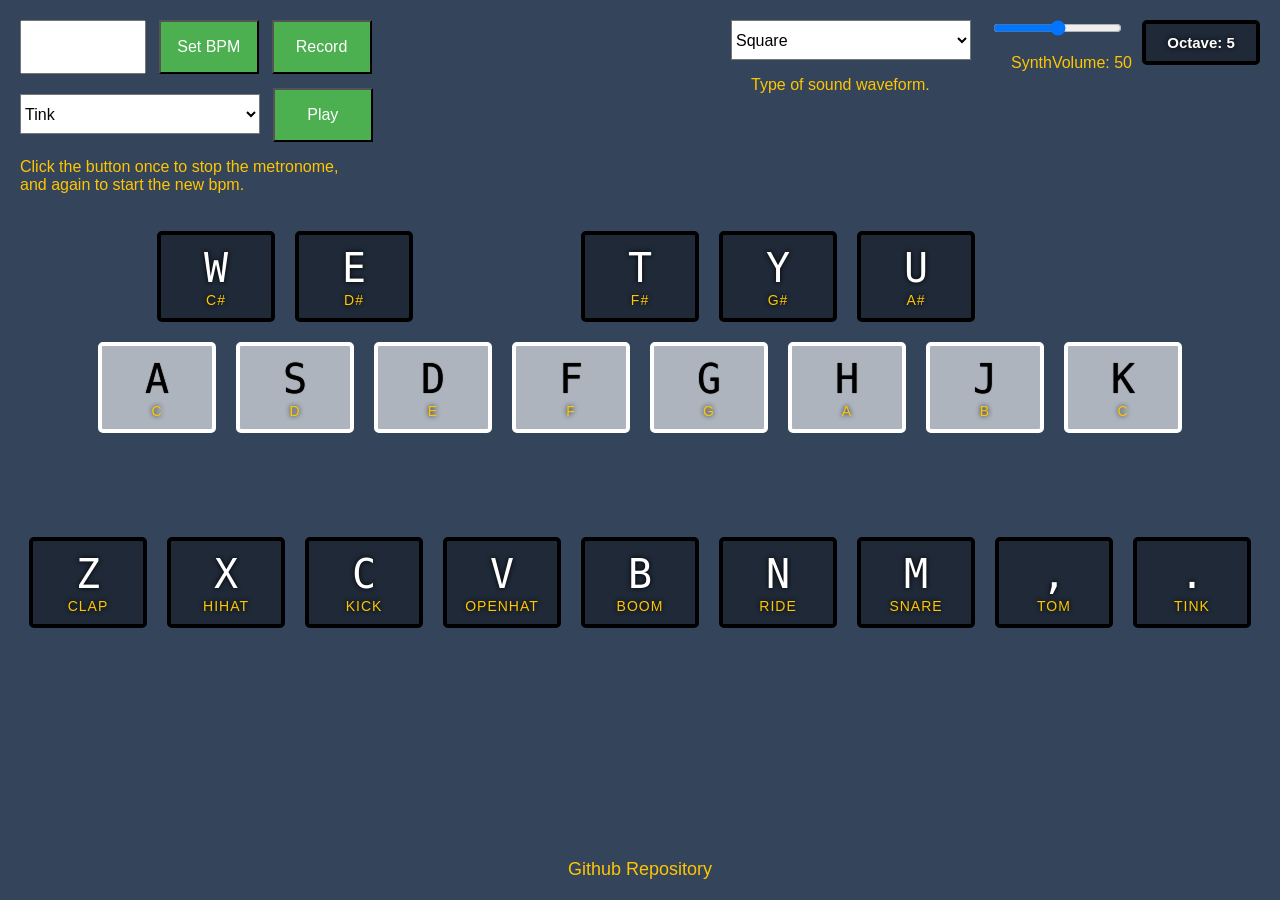
<file: index.html>
<!DOCTYPE html>
<html lang="en">
<head>
	<meta charset="UTF-8">
	<title>Music Maker</title>
	<link rel="stylesheet" href="style.css">
</head>
<body>

	<div class="synthstats">
		<h1 id="octavecount">Octave: 5</h1>

		<div class="slidecontainer">
	  		<input type="range" min="0" max="100" value="50" class="volSlider" id="volRange">
	  		<p id="voltext">SynthVolume: <span id="demo"></span></p>
		</div>

		<div class="wavetype">
			<select id="ddwave" class="dropdownwave" onchange="SelectedWave(this)">
				<option value="square">Square</option>
		    	<option value="sine">Sine</option>
		    	<option value="triangle">Triangle</option>
		    	<option value="sawtooth">Sawtooth</option>
		    </select>

			<p>Type of sound waveform.</p>
		</div>
	</div>

	<div class="metronome">
		<input type="number" id="inputbpm" class="inputclass">
		<input type="button" id="button" class="bpmbutton" value="Set BPM"/>
		<input type="button" id="recordbtn" class="recordbtn-class" value="Record"><br>
		<select id="ddmenu" class="dropdown" onchange="SelectedValue(this)">
			<option value="sounds/tink.wav">Tink</option>
	    	<option value="sounds/clap.wav">Clap</option>
	    	<option value="sounds/hihat.wav">Hihat</option>
	    	<option value="sounds/kick.wav">Kick</option>
	    	<option value="sounds/openhat.wav">Openhat</option>
	    	<option value="sounds/boom.wav">Boom</option>
	    	<option value="sounds/ride.wav">Ride</option>
	    	<option value="sounds/snare.wav">Snare</option>
	    	<option value="sounds/tom.wav">Tom</option>
	    </select>
		<input type="button" id="playbtn" class="playbtn-class" value="Play">

		<p>Click the button once to stop the metronome,<br>and again to start the new bpm.</p><br>
	</div>

	<div class="music">

		<div class="synthkeys blackkeys">
			<div data-key="87" class="synthkey synth black">
				<kbd>W</kbd>
				<span class="sound">C#</span>
			</div>
			<div data-key="69" class="synthkey synth black">
				<kbd>E</kbd>
				<span class="sound">D#</span>
			</div>
			<div class="synthkey synth black pad">

			</div>
			<div data-key="84" class="synthkey synth black">
				<kbd>T</kbd>
				<span class="sound">F#</span>
			</div>
			<div data-key="89" class="synthkey synth black">
				<kbd>Y</kbd>
				<span class="sound">G#</span>
			</div>
			<div data-key="85" class="synthkey synth black">
				<kbd>U</kbd>
				<span class="sound">A#</span>
			</div>
			<div class="synthkey synth black pad">

			</div>
		</div>

	    <div class="synthkeys whitekeys"> <!-- keycode.info -->

		    <div data-key="65" class="synthkey synth white">
	            <kbd onmousedown="fireKeyboardEvent('keydown', 65)" onmouseup="fireKeyboardEvent('keyup', 65)">A</kbd>
	            <span class="sound">C</span>
	        </div>
	        <!--W-->
	        <div data-key="83" class="synthkey synth white">
	            <kbd>S</kbd>
	            <span class="sound">D</span>
	        </div>
	        <!--E-->
	        <div data-key="68" class="synthkey synth white">
	            <kbd>D</kbd>
	            <span class="sound">E</span>
	        </div>
	        <div data-key="70" class="synthkey synth white">
	            <kbd>F</kbd>
	            <span class="sound">F</span>
	        </div>
	        <!--E-->
	        <div data-key="71" class="synthkey synth white">
	            <kbd>G</kbd>
	            <span class="sound">G</span>
	        </div>
	        <!--T-->
	        <div data-key="72" class="synthkey synth white">
	            <kbd>H</kbd>
	            <span class="sound">A</span>
	        </div>
	        <!--Y-->
	        <div data-key="74" class="synthkey synth white">
	            <kbd>J</kbd>
	            <span class="sound">B</span>
	        </div>
	        <div data-key="75" class="synthkey synth white">
	            <kbd>K</kbd>
	            <span class="sound">C</span>
	        </div>
			<!--U-->
	    </div>

	    <div class="drums"> <!-- keycode.info -->

			<div data-key="90" class="drumkey">
				<kbd>Z</kbd>
				<span class="sound">clap</span>
			</div>
			<div data-key="88" class="drumkey">
				<kbd>X</kbd>
				<span class="sound">hihat</span>
			</div>
			<div data-key="67" class="drumkey">
				<kbd>C</kbd>
				<span class="sound">kick</span>
			</div>
			<div data-key="86" class="drumkey">
				<kbd>V</kbd>
				<span class="sound">openhat</span>
			</div>
			<div data-key="66" class="drumkey">
				<kbd>B</kbd>
				<span class="sound">boom</span>
			</div>
			<div data-key="78" class="drumkey">
				<kbd>N</kbd>
				<span class="sound">ride</span>
			</div>
			<div data-key="77" class="drumkey">
				<kbd>M</kbd>
				<span class="sound">snare</span>
			</div>
			<div data-key="188" class="drumkey">
				<kbd>,</kbd>
				<span class="sound">tom</span>
			</div>
			<div data-key="190" class="drumkey">
				<kbd>.</kbd>
				<span class="sound">tink</span>
			</div>
		</div>
	</div>
	
	<audio data-key="90" src="sounds/clap.wav"></audio>
	<audio data-key="88" src="sounds/hihat.wav"></audio>
	<audio data-key="67" src="sounds/kick.wav"></audio>
	<audio data-key="86" src="sounds/openhat.wav"></audio>
	<audio data-key="66" src="sounds/boom.wav"></audio>
	<audio data-key="78" src="sounds/ride.wav"></audio>
	<audio data-key="77" src="sounds/snare.wav"></audio>
	<audio data-key="188" src="sounds/tom.wav"></audio>
	<audio data-key="190" src="sounds/tink.wav"></audio>

	<script src="keyboard.js"></script>
	<script src="drumkit.js"></script>
	<script src="record.js"></script>

	<div class="githubparent">
		<a href="https://github.com/nwager/music-maker" class="github" target="_blank">Github Repository</a>
	</div>

</body>
</html>
</file>
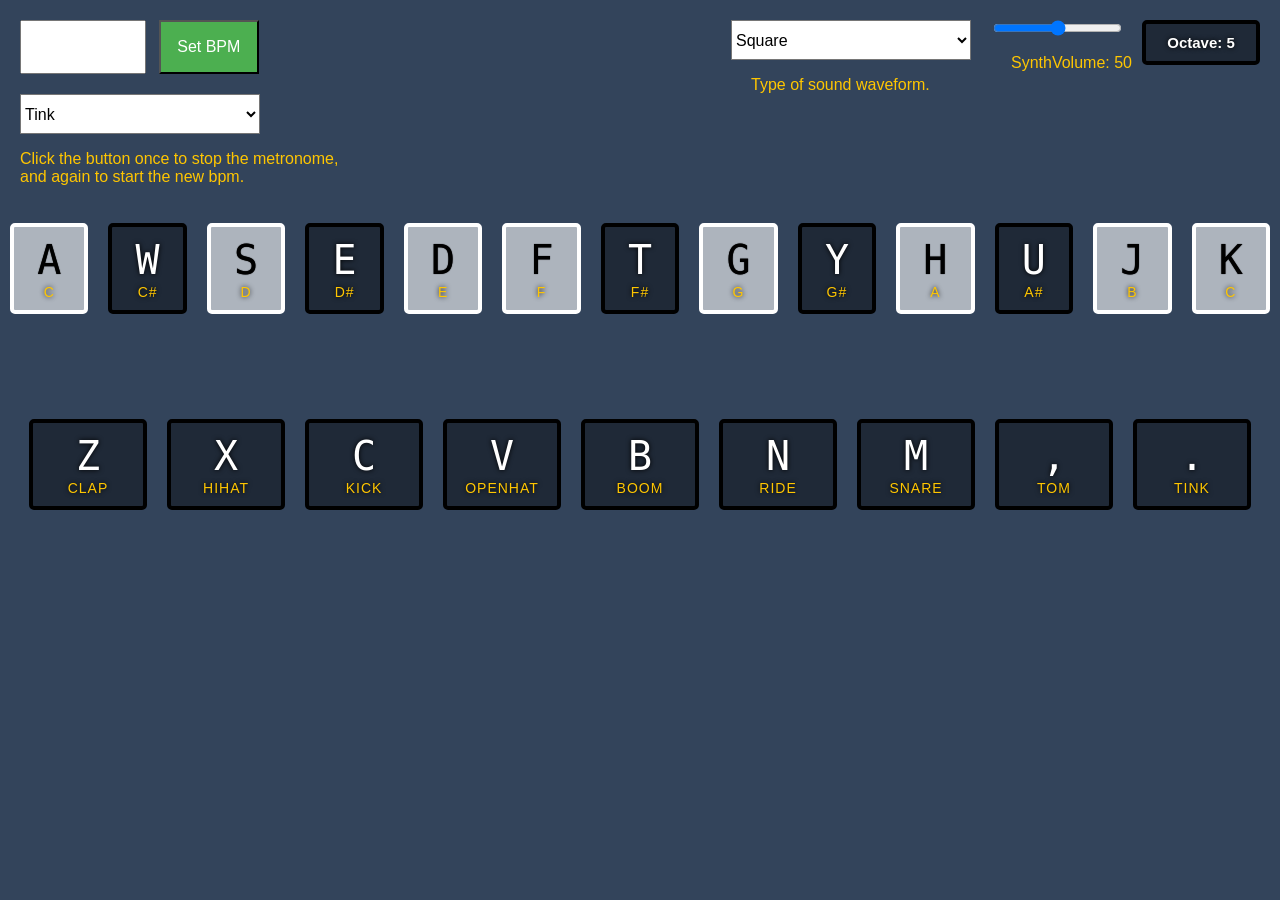
<file: musicmaker.html>
<!DOCTYPE html>
<html lang="en">
<head>
	<meta charset="UTF-8">
	<title>Music Maker</title>
	<link rel="stylesheet" href="style.css">
</head>
<body>

	<!--button class="trigger-event">Key Press</button-->

	<div class="synthstats">
		<h1 id="octavecount">Octave: 5</h1>

		<div class="slidecontainer">
	  		<input type="range" min="0" max="100" value="50" class="volSlider" id="volRange">
	  		<p id="voltext">SynthVolume: <span id="demo"></span></p>
		</div>

		<div class="wavetype">
			<select id="ddwave" class="dropdownwave" onchange="SelectedWave(this)">
				<option value="square">Square</option>
		    	<option value="sine">Sine</option>
		    	<option value="triangle">Triangle</option>
		    	<option value="sawtooth">Sawtooth</option>
		    </select>

			<p>Type of sound waveform.</p>
		</div>
	</div>

	<div class="metronome">
		<input type="number" id="inputbpm" class="inputclass">
		<input type="button" id="button" class="bpmbutton" value="Set BPM"/><br>
		<select id="ddmenu" class="dropdown" onchange="SelectedValue(this)">
			<option value="sounds/tink.wav">Tink</option>
	    	<option value="sounds/clap.wav">Clap</option>
	    	<option value="sounds/hihat.wav">Hihat</option>
	    	<option value="sounds/kick.wav">Kick</option>
	    	<option value="sounds/openhat.wav">Openhat</option>
	    	<option value="sounds/boom.wav">Boom</option>
	    	<option value="sounds/ride.wav">Ride</option>
	    	<option value="sounds/snare.wav">Snare</option>
	    	<option value="sounds/tom.wav">Tom</option>
	    </select>

		<p>Click the button once to stop the metronome,<br>and again to start the new bpm.</p><br>
	</div>

	<div class="music">

	    <div class="synthkeys"> <!-- keycode.info -->

		    <div data-key="65" class="synthkey synth white">
	            <kbd>A</kbd>
	            <span class="sound">C</span>
	        </div>
	        <div data-key="87" class="synthkey synth black">
	            <kbd>W</kbd>
	            <span class="sound">C#</span>
	        </div>
	        <div data-key="83" class="synthkey synth white">
	            <kbd>S</kbd>
	            <span class="sound">D</span>
	        </div>
	        <div data-key="69" class="synthkey synth black">
	            <kbd>E</kbd>
	            <span class="sound">D#</span>
	        </div>
	        <div data-key="68" class="synthkey synth white">
	            <kbd>D</kbd>
	            <span class="sound">E</span>
	        </div>
	        <div data-key="70" class="synthkey synth white">
	            <kbd>F</kbd>
	            <span class="sound">F</span>
	        </div>
	        <div data-key="84" class="synthkey synth black">
	            <kbd>T</kbd>
	            <span class="sound">F#</span>
	        </div>
	        <div data-key="71" class="synthkey synth white">
	            <kbd>G</kbd>
	            <span class="sound">G</span>
	        </div>
	        <div data-key="89" class="synthkey synth black">
	            <kbd>Y</kbd>
	            <span class="sound">G#</span>
	        </div>
	        <div data-key="72" class="synthkey synth white">
	            <kbd>H</kbd>
	            <span class="sound">A</span>
	        </div>
	        <div data-key="85" class="synthkey synth black">
	            <kbd>U</kbd>
	            <span class="sound">A#</span>
	        </div>
	        <div data-key="74" class="synthkey synth white">
	            <kbd>J</kbd>
	            <span class="sound">B</span>
	        </div>
	        <div data-key="75" class="synthkey synth white">
	            <kbd>K</kbd>
	            <span class="sound">C</span>
	        </div>

	    </div>

	    <div class="drums"> <!-- keycode.info -->

			<div data-key="90" class="drumkey">
				<kbd>Z</kbd>
				<span class="sound">clap</span>
			</div>
			<div data-key="88" class="drumkey">
				<kbd>X</kbd>
				<span class="sound">hihat</span>
			</div>
			<div data-key="67" class="drumkey">
				<kbd>C</kbd>
				<span class="sound">kick</span>
			</div>
			<div data-key="86" class="drumkey">
				<kbd>V</kbd>
				<span class="sound">openhat</span>
			</div>
			<div data-key="66" class="drumkey">
				<kbd>B</kbd>
				<span class="sound">boom</span>
			</div>
			<div data-key="78" class="drumkey">
				<kbd>N</kbd>
				<span class="sound">ride</span>
			</div>
			<div data-key="77" class="drumkey">
				<kbd>M</kbd>
				<span class="sound">snare</span>
			</div>
			<div data-key="188" class="drumkey">
				<kbd>,</kbd>
				<span class="sound">tom</span>
			</div>
			<div data-key="190" class="drumkey">
				<kbd>.</kbd>
				<span class="sound">tink</span>
			</div>
		</div>
	</div>

<audio data-key="90" src="sounds/clap.wav"></audio>
<audio data-key="88" src="sounds/hihat.wav"></audio>
<audio data-key="67" src="sounds/kick.wav"></audio>
<audio data-key="86" src="sounds/openhat.wav"></audio>
<audio data-key="66" src="sounds/boom.wav"></audio>
<audio data-key="78" src="sounds/ride.wav"></audio>
<audio data-key="77" src="sounds/snare.wav"></audio>
<audio data-key="188" src="sounds/tom.wav"></audio>
<audio data-key="190" src="sounds/tink.wav"></audio>

<script src="keyboard.js"></script>
<script src="drumkit.js"></script>
<!--script>
	
  document.querySelector('.trigger-event').addEventListener('click', function(e){
    e.preventDefault(); 

    var e = new Event("keydown");
    e.key="Z";    // just enter the char you want to send 
    e.keyCode=e.key.charCodeAt(0);
    e.which=e.keyCode;
    e.altKey=false;
    e.ctrlKey=true;
    e.shiftKey=false;
    e.metaKey=false;
    e.bubbles=true;
    this.dispatchEvent(e);

  }, false);

</script-->

</body>
</html>
</file>
<file: style.css>
html {
	font-size: 10px;
	/*background: url(http://i.imgur.com/b9r5sEL.jpg) top center;
	background-size: cover;*/
	background-color: #33445b;
}
body,html {
	margin: 0;
	padding: 0;
	font-family: sans-serif;
}
h1 {
	float: right;
	border: .4rem solid black;
	border-radius: .5rem;
	font-size: 1.5rem;
	padding: 1rem .5rem;
	width: 10rem;
	text-align: center;
	color: white;
	background: rgba(0,0,0,0.4);
	text-shadow: 0 0 .5rem black;
	margin-top: 20px;
	margin-right: 20px;
}

.slidecontainer {
	float: right;
}

.volSlider {
	margin-top: 20px;
	margin-right: 20px;
}

p {
	font-size: 16px;
	margin-left: 20px;
	color: #ffc600;
}

#voltext {
	text-align: left;
}

.music {
	display: box;
}

.synthkeys {
	display: flex;
	flex: 1;
	min-height: 10vh;
	align-items: center;
	justify-content: center;
}

.white {
	border: .4rem solid white;
	border-radius: .5rem;
	margin: 1rem;
	font-size: 1.5rem;
	padding: 1rem .5rem;
	transition: all .07s ease;
	width: 10rem;
	text-align: center;
	color: black;
	background: rgba(255,255,255,0.6);
	text-shadow: 0 0 .1rem black;
}

.black {
	border: .4rem solid black;
	border-radius: .5rem;
	margin: 1rem;
	font-size: 1.5rem;
	padding: 1rem .5rem;
	transition: all .07s ease;
	width: 10rem;
	text-align: center;
	color: white;
	background: rgba(0,0,0,0.4);
	text-shadow: 0 0 .5rem black;
}

.pad {
	padding: 0 1rem;
	background: transparent;
	border: .4rem solid transparent;
}

.drums {
	margin-top: 5rem;
	display: flex;
	flex: 1;
	min-height: 20vh;
	align-items: center;
	justify-content: center;
}

.drumkey {
	border: .4rem solid black;
	border-radius: .5rem;
	margin: 1rem;
	font-size: 1.5rem;
	padding: 1rem .5rem;
	transition: all .07s ease;
	width: 10rem;
	text-align: center;
	color: white;
	background: rgba(0,0,0,0.4);
	text-shadow: 0 0 .5rem black;
}

.playing {
	transform: scale(1.1);
	border-color: #ffc600;
	background-color: rgba(0,0,0,0.6);
	box-shadow: 0 0 1rem #ffc600;
}

kbd {
	display: block;
	font-size: 4rem;
}

.sound {
	font-size: 14px;
	text-shadow: 0 0 0.5rem black;
	text-transform: uppercase;
	letter-spacing: .1rem;
	color: #ffc600;
}

.bpmbutton {
	background-color: #4CAF50;
    color: white;
    padding: 16px;
    font-size: 16px;
    cursor: pointer;
    margin-left: 10px;
    width: 100px;
}

.recordbtn-class {
	background-color: #4CAF50;
    color: white;
    padding: 16px;
    font-size: 16px;
    cursor: pointer;
    margin-left: 10px;
    width: 100px;
}

.playbtn-class {
	background-color: #4CAF50;
    color: white;
    padding: 16px;
    font-size: 16px;
    cursor: pointer;
    margin-left: 10px;
    width: 100px;
}

.inputclass {
    color: black;
    padding: 16px;
    font-size: 16px;
    margin-left:20px;
    margin-top: 20px;
    width: 90px;
}

.dropdown {
	background-color: white;
	height: 40px;
	overflow: hidden;
	font-size: 16px;
	width: 240px;
	margin-left: 20px;
	margin-top: 20px;
}

.wavetype {
	float: right;
}

.dropdownwave {
	background-color: white;
	height: 40px;
	overflow: hidden;
	font-size: 16px;
	width: 240px;
	margin-right: 20px;
	margin-top: 20px;
}

.github {
	text-decoration: none;
	font-size: 1.8rem;
	color: #ffc600;
	text-align: center;
}

.githubparent {
	position: absolute;
	bottom: 2rem;
	width: 100%;
	text-align: center;
}
</file>
